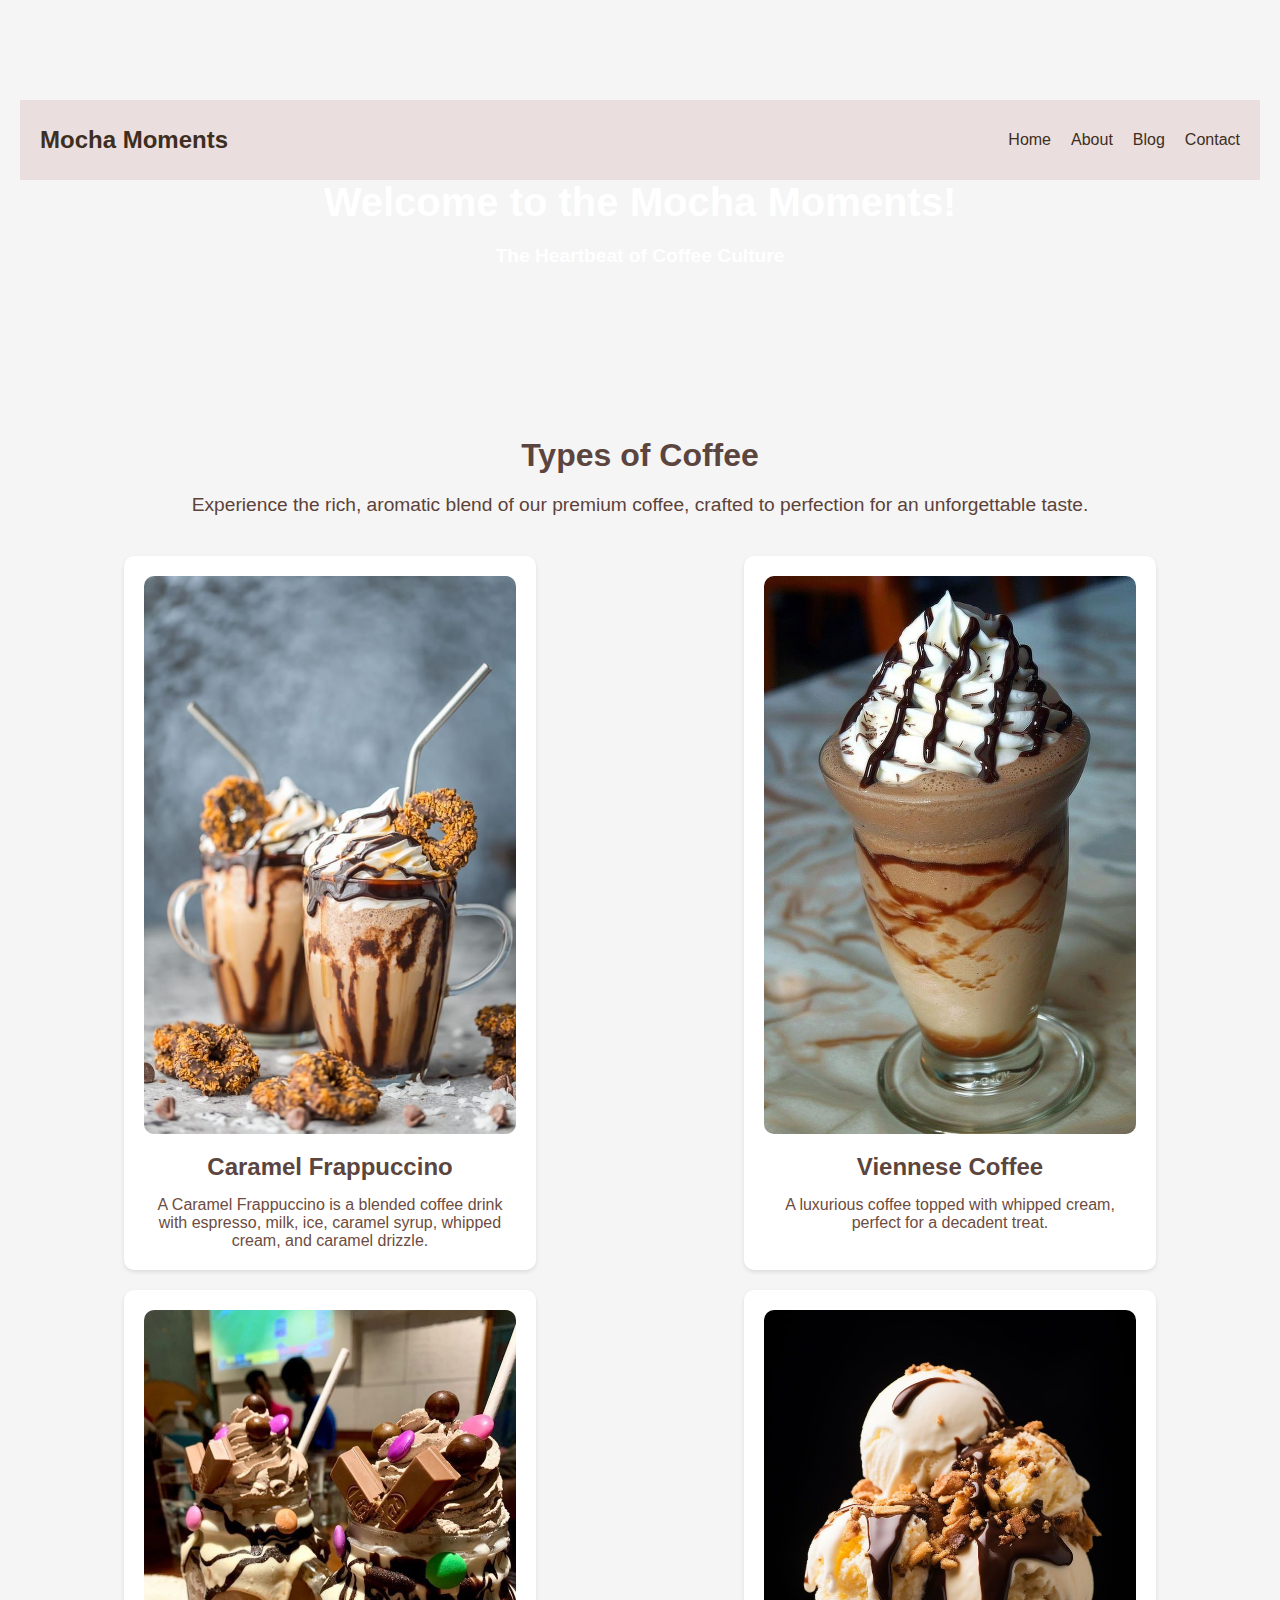
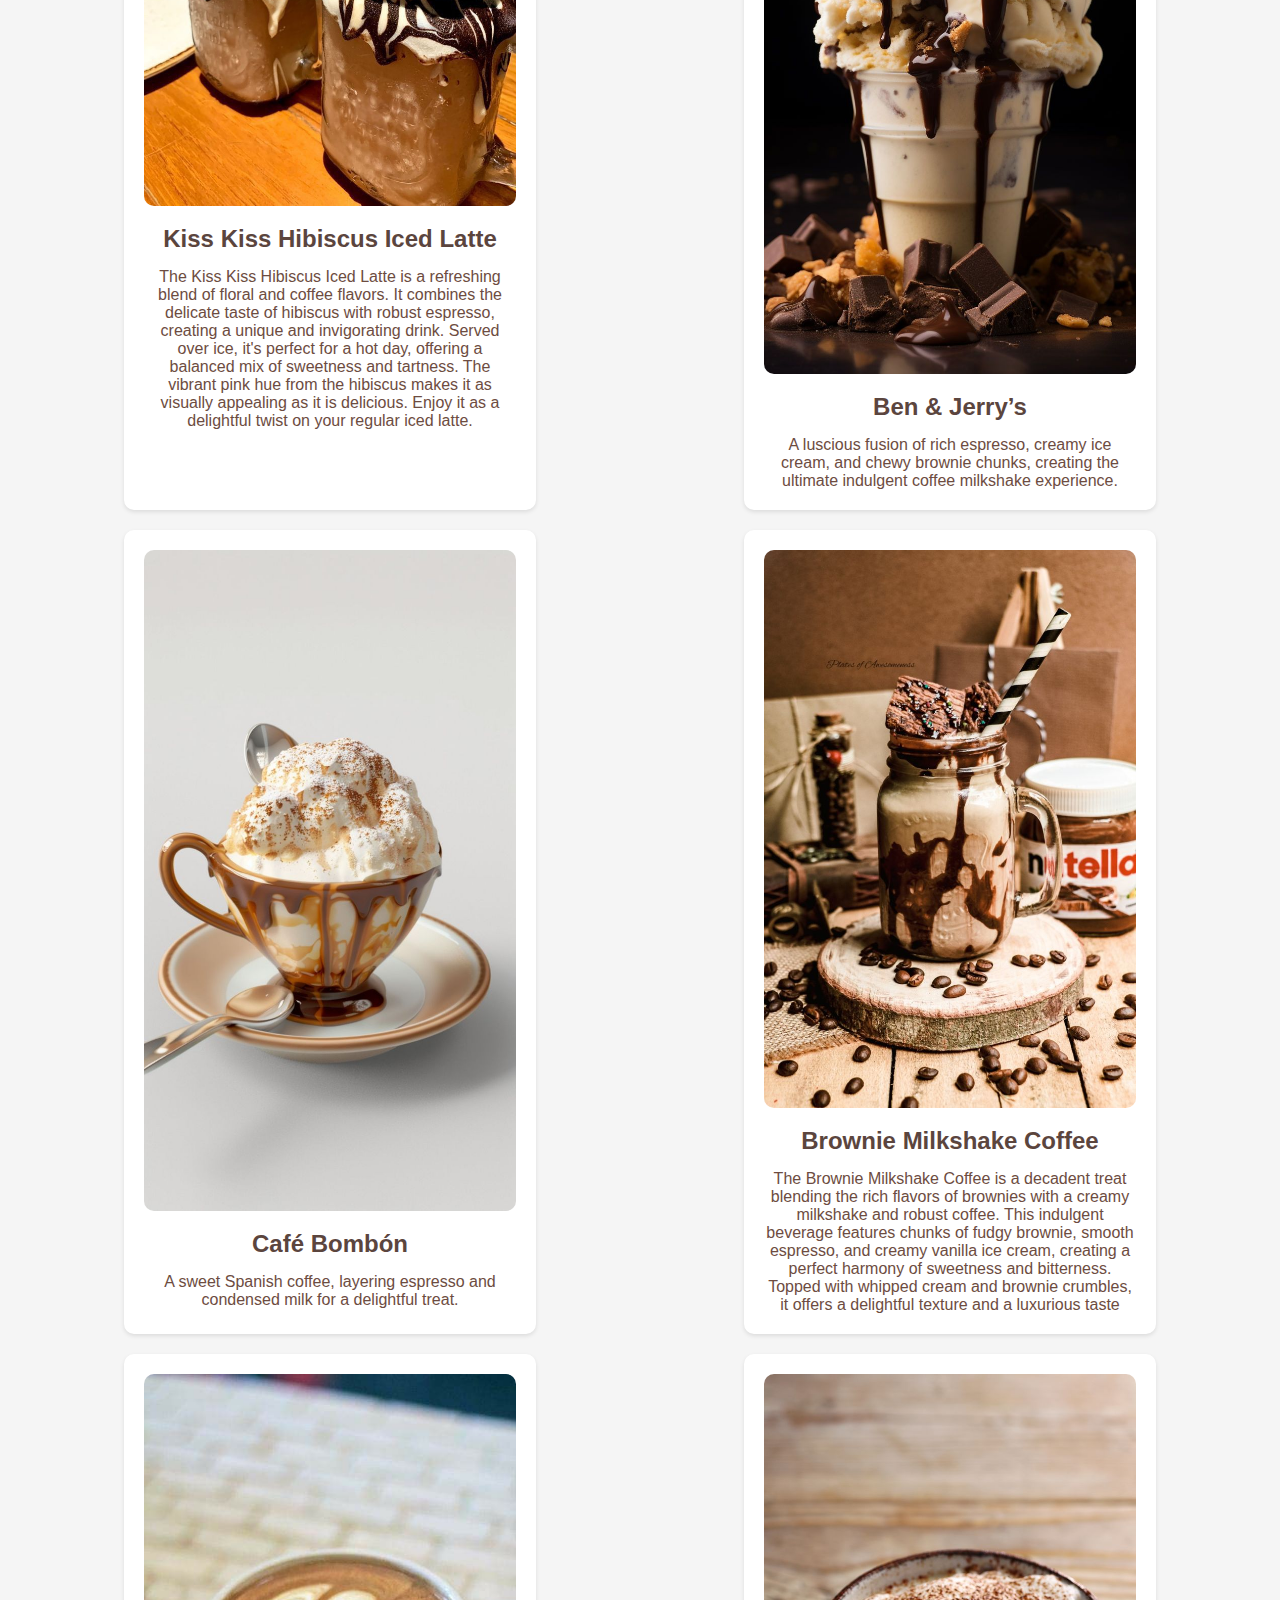
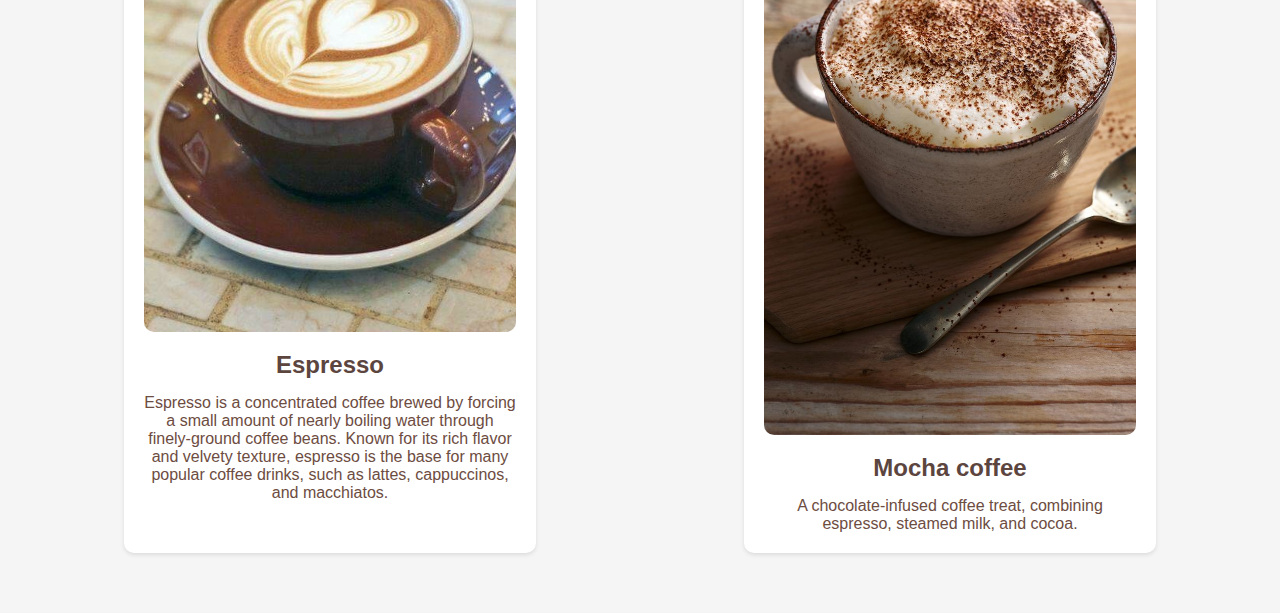
<file: index.html>
<!DOCTYPE html>
<html lang="en">
<head>
    <meta charset="UTF-8">
    <meta name="viewport" content="width=device-width, initial-scale=1.0">
    <title>Mocha Moments</title>
    <link rel="stylesheet" href="style.css">
    <link rel="stylesheet" href="https://cdnjs.cloudflare.com/ajax/libs/font-awesome/5.10.0/css/all.min.css" 
    integrity="sha512-PgQMlq+nqFLV4ylk1gwUOgm6CtIIXkKwaIHp/PAIWHzig/lKZSEGKEysh0TCVbHJXCLN7WetD8TFecIky75ZfQ==" 
    crossorigin="anonymous" referrerpolicy="no-referrer" />
</head>
<body>
    <!-- __________navbar________ -->

    <section class="top_container">
        <div class="navbar h-class">
            <h4 class="logo">Mocha Moments</h4>
        
            <ul class="items v-class">
                <li><a href="index.html">Home</a></li>
                <li><a href="about.html">About</a></li>
                <li><a href="blog.html">Blog</a></li>
                <li><a href="contact.html">Contact</a></li>
            </ul>
            <div class="burger">&#9776</div>
        </div>
        <div class="main_p">
            
            <p class="top_heading"><strong>Welcome to the Mocha Moments!</strong></p>
<p class="quote"><strong>The Heartbeat of Coffee Culture </strong> </p> 
        </div>
    </section>

    <section class="types">
        <h1>Types of Coffee</h1>
        <p class="type_p">Experience the rich, aromatic blend of our premium coffee, crafted to perfection for an unforgettable taste.
        </p>
        <div class="row">
            <div class="col">
                <img src="pic6.jpeg" alt="">
                <h5 class="nam">Caramel Frappuccino</h5>
                <p class="para">A Caramel Frappuccino is a blended coffee drink with espresso, milk, ice, caramel syrup, whipped cream, and caramel drizzle.</p>
            </div>
            <div class="col">
                <img src="pic01 (5).jpeg" alt="">
                <h5 class="nam">Viennese Coffee</h5>
                <p class="para">A luxurious coffee topped with whipped cream, perfect for a decadent treat.</p>
            </div>
            <div class="col">
                <img src="pic14.jpeg" alt="">
                <h5 class="nam">Kiss Kiss Hibiscus Iced Latte</h5>
                <p class="para">The Kiss Kiss Hibiscus Iced Latte is a refreshing blend of floral and coffee flavors. It combines the delicate taste of hibiscus with robust espresso, creating a unique and invigorating drink. Served over ice, it's perfect for a hot day, offering a balanced mix of sweetness and tartness. The vibrant pink hue from the hibiscus makes it as visually appealing as it is delicious. Enjoy it as a delightful twist on your regular iced latte.</p>
            </div>
            <div class="col">
                <img src="pic01 (1).jpeg" alt="">
                <h5 class="nam">Ben & Jerry’s </h5>
                <p class="para">A luscious fusion of rich espresso, creamy ice cream, and chewy brownie chunks, creating the ultimate indulgent coffee milkshake experience.</p>
            </div>
            <div class="col">
                <img src="pic01 (4).jpeg" alt="">
                <h5 class="nam">Café Bombón</h5>
                <p class="para">A sweet Spanish coffee, layering espresso and condensed milk for a delightful treat.</p>
            </div>
            <div class="col">
                <img src="pic4.jpeg" alt="">
                <h5 class="nam">Brownie Milkshake Coffee</h5>
                <p class="para">
                    The Brownie Milkshake Coffee is a decadent treat blending the rich flavors of brownies with a creamy milkshake and robust coffee. This indulgent beverage features chunks of fudgy brownie, smooth espresso, and creamy vanilla ice cream, creating a perfect harmony of sweetness and bitterness. Topped with whipped cream and brownie crumbles, it offers a delightful texture and a luxurious taste</p>
            </div>
            <div class="col">
                <img src="Ardito Coffee.jpeg" alt="">
                <h5 class="nam">Espresso</h5>
                <p class="para">Espresso is a concentrated coffee brewed by forcing a small amount of nearly boiling water through finely-ground coffee beans. Known for its rich flavor and velvety texture, espresso is the base for many popular coffee drinks, such as lattes, cappuccinos, and macchiatos.</p>
            </div>
            <div class="col">
                <img src="Mocha coffee.jpeg" alt="">
                <h5 class="nam">Mocha coffee</h5>
                <p class="para">A chocolate-infused coffee treat, combining espresso, steamed milk, and cocoa.</p>
            </div>
        </div>
    </section>
</file>
<file: style.css>
/* General styles */
/* body {
    background-color: #c68642;
    
    font-family: 'Arial', sans-serif;
    margin: 0;
    padding: 0;
    box-sizing: border-box;
    
    color: #4b3832;
}


a {
    text-decoration: none;
    color: #4b3832;
}

ul {
    list-style: none;
    padding: 0;
}

h1, h4, h5, p, li {
    margin: 0;
    padding: 0;
} */

/* Navbar */
/* .navbar {
    display: flex;
    justify-content: space-between;
    align-items: center;
    padding: 15px 20px;
    background-color: #8d5524;
    color: white;
}

.navbar .logo {
    font-size: 1.5em;
}

.navbar .items {
    display: flex;
    gap: 20px;
}

.navbar .items li a {
    color: white;
    font-size: 1em;
}

.navbar .burger {
    font-size: 1.5em;
    display: none;
    cursor: pointer;
} */

/* Top container */
/* .top_container {
    text-align: center;
    padding: 100px 20px;
    background: linear-gradient(to right, #8d5524, #c68642);
    color: white;
}

.top_container .top_heading {
    font-size: 2.5em;
    margin-bottom: 10px;
}

.top_container .quote {
    font-size: 1.2em;
    margin-bottom: 20px;
}

.top_container .btn {
    padding: 10px 20px;
    border: none;
    background-color: #4b3832;
    color: white;
    font-size: 1em;
    cursor: pointer;
} */

/* Types of coffee */
/* .types {
    text-align: center;
    padding: 50px 20px;
    background-color: #f5f5f5;
}

.types h1 {
    font-size: 2em;
    margin-bottom: 20px;
}

.types .type_p {
    margin-bottom: 30px;
    font-size: 1.2em;
    color: #6d4c41;
}

.types .row {
    display: flex;
    justify-content: center;
    gap: 20px;
}

.types .col {
    background-color: white;
    padding: 20px;
    border-radius: 10px;
    box-shadow: 0 2px 4px rgba(0, 0, 0, 0.1);
    width: 200px;
}

.types .col img {
    width: 100%;
    border-radius: 10px;
    margin-bottom: 10px;
}

.types .col h5 {
    font-size: 1.2em;
    margin-bottom: 5px;
}

.types .col p {
    font-size: 1em;
    color: #6d4c41;
}

/* Footer section */
/* .last_footer {
    background-color: #8d5524;
    color: white;
    padding: 50px 20px;
}

.footer_container {
    display: flex;
    justify-content: space-between;
    flex-wrap: wrap;
    gap: 20px;
}

.rowline {
    flex: 1;
    min-width: 200px;
}

.rowline .heading {
    font-size: 1.5em;
    margin-bottom: 20px;
}

.rowline ul li {
    font-size: 1em;
    margin-bottom: 10px;
}

.footer {
    text-align: center;
    padding: 10px 0;
    border-top: 1px solid #6d4c41;
    margin-top: 20px;
} */ 

/* Responsive design */
/* @media (max-width: 768px) {
    .navbar .items {
        display: none;
        flex-direction: column;
        gap: 10px;
    }

    .navbar .burger {
        display: block;
    }

    .navbar .items.v-class {
        display: flex;
    }

    .top_container {
        padding: 50px 20px;
    }

    .types .row {
        flex-direction: column;
    }
} */
/* General styles */
body {
    font-family: 'Arial', sans-serif;
    margin: 0;
    padding: 0;
    box-sizing: border-box;
    background-color: #f5f5f5;
    color: #5b453e;
}

a {
    text-decoration: none;
    color: inherit;
}

ul {
    list-style: none;
    padding: 0;
}

h1, h3, h4, h5, p, li {
    margin: 0;
    padding: 0;
}

/* Navbar */
.navbar {
    display: flex;
    justify-content: space-between;
    align-items: center;
    padding: 15px 20px;
    background-color: rgb(234, 222, 222);
    color: #3d2e21;
}

.navbar .logo {
    font-size: 1.5em;
}

.navbar .items {
    display: flex;
    gap: 20px;
}

.navbar .items li a {
    color: #3d2e21;
    font-size: 1em;
}

.navbar .burger {
    font-size: 1.5em;
    display: none;
    cursor: pointer;
}

/* Main page */
.top_container {
    text-align: center;
    padding: 100px 20px;
    background-image: url(https://images.squarespace-cdn.com/content/v1/5c92689894d71a4929b9b623/1630086413227-M8CFCTQNPGQR6FULMSTF/coffee+post+banner.jpg);
    color: white;
    position: relative;
}

.top_container img {
    position: absolute;
    top: 0;
    left: 0;
    width: 100%;
    height: 100%;
    object-fit: cover;
    opacity: 0.2;
}

.main_p {
    position: relative;
    z-index: 2;
}

.top_heading {
    font-size: 2.5em;
    margin-bottom: 20px;
}

.quote {
    font-size: 1.2em;
    margin-bottom: 20px;
}

/* Types section */
.types {
    text-align: center;
    padding: 50px 20px;
    background-color: #f5f5f5;
}

.types h1 {
    font-size: 2em;
    margin-bottom: 20px;
}

.types .type_p {
    margin-bottom: 30px;
    font-size: 1.2em;
    color: #5d4239;
}

.row {
    display: flex;
    justify-content: space-around;
    flex-wrap: wrap;
}

.col {
    background-color: white;
    box-shadow: 0 2px 4px rgba(0, 0, 0, 0.1);
    border-radius: 10px;
    margin: 10px;
    flex-basis: 30%;
    padding: 20px;
    text-align: center;
}

.col img {
    width: 100%;
    border-radius: 10px;
}

.col .nam {
    font-size: 1.5em;
    margin: 15px 0;
}

.col .para {
    font-size: 1em;
    color: #6d4c41;
}

/* Footer section */
.last_footer {
    background-color: #0b0909;
    color: white;
    padding: 50px 20px;
}

.footer_container {
    display: flex;
    justify-content: space-around;
    flex-wrap: wrap;
    text-align: left;
}

.rowline ul {
    margin: 20px;
}

.heading {
    font-size: 1.5em;
    margin-bottom: 10px;
}

.footer {
    background-color: #3d2e21;
    color: white;
    text-align: center;
    padding: 20px;
    margin-top: 20px;
}

/* Responsive design */
@media (max-width: 768px) {
    .navbar .items {
        display: none;
        flex-direction: column;
        gap: 10px;
    }

    .navbar .burger {
        display: block;
    }

    .navbar .items.v-class {
        display: flex;
    }

    .top_container {
        padding: 50px 20px;
    }

    .row {
        flex-direction: column;
    }

    .col {
        flex-basis: 100%;
    }
}
</file>
